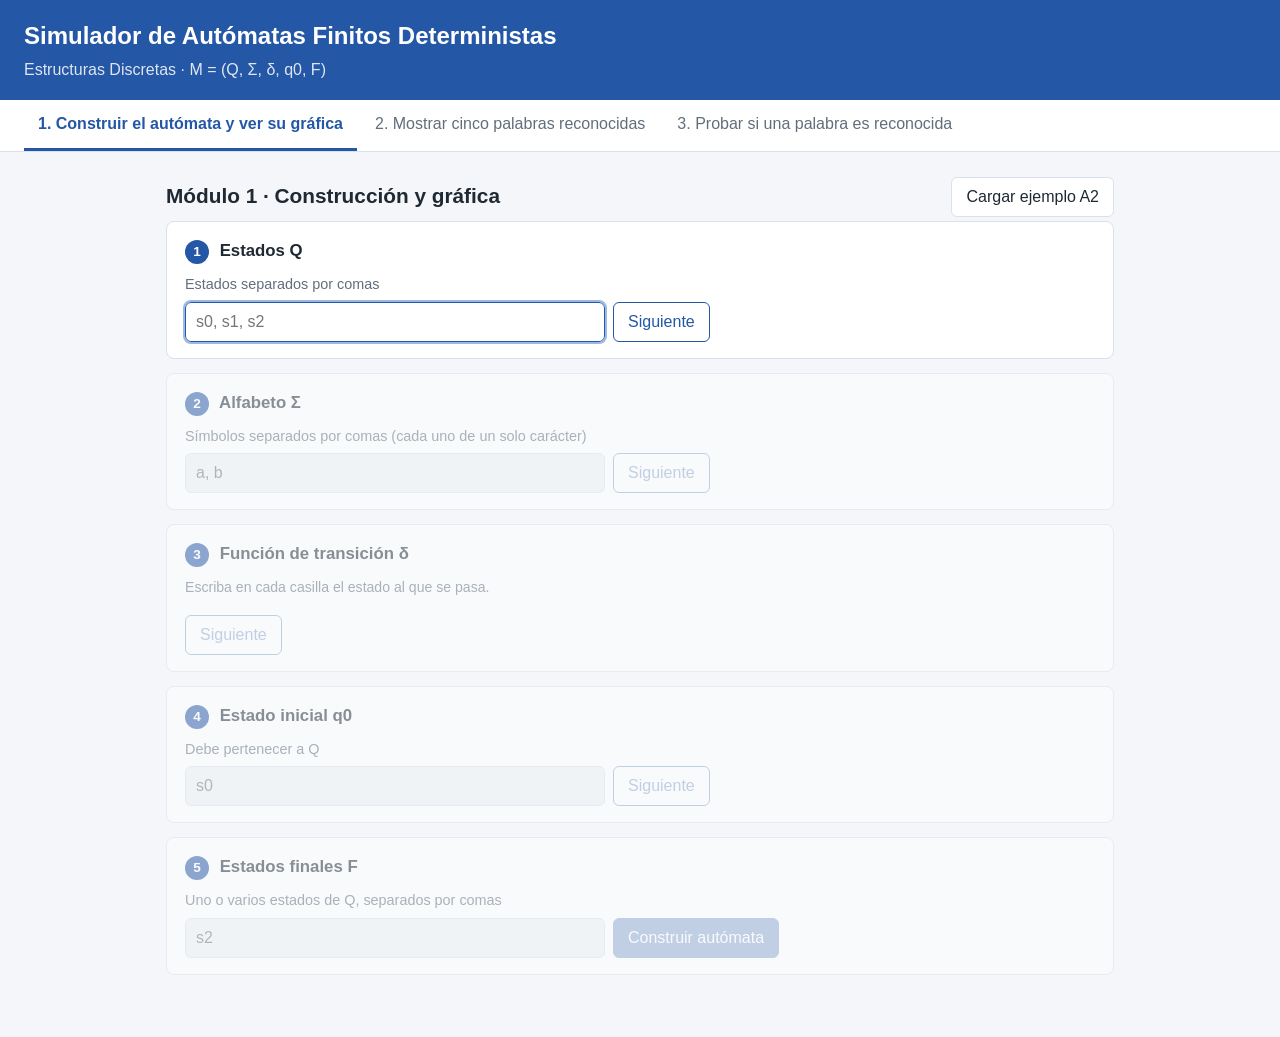
<file: index.html>
<!DOCTYPE html>
<html lang="es">
<head>
  <meta charset="UTF-8">
  <meta name="viewport" content="width=device-width, initial-scale=1">
  <title>Simulador de Autómatas Finitos</title>
  <link rel="stylesheet" href="css/estilos.css">
</head>
<body>
  <header class="encabezado">
    <h1>Simulador de Autómatas Finitos Deterministas</h1>
    <p>Estructuras Discretas · M = (Q, Σ, δ, q0, F)</p>
  </header>

  <!-- Navegación: equivalente al menú principal -->
  <nav class="pestanas" role="tablist">
    <button type="button" class="pestana activa" data-modulo="modulo1">1. Construir el autómata y ver su gráfica</button>
    <button type="button" class="pestana" data-modulo="modulo2">2. Mostrar cinco palabras reconocidas</button>
    <button type="button" class="pestana" data-modulo="modulo3">3. Probar si una palabra es reconocida</button>
  </nav>

  <main>
    <!-- Aviso que se muestra en los módulos 2 y 3 si no hay autómata -->
    <div id="aviso-sin-automata" class="tarjeta aviso oculto">
      <p>Todavía no hay un autómata construido. Primero debe pasar por el <strong>Módulo 1</strong>.</p>
      <button type="button" id="btn-ir-modulo1" class="boton">Ir al Módulo 1</button>
    </div>

    <!-- ===================== MÓDULO 1 ===================== -->
    <section id="modulo1" class="modulo">
      <div class="barra-acciones">
        <h2>Módulo 1 · Construcción y gráfica</h2>
        <button type="button" id="btn-ejemplo-a2" class="boton secundario">Cargar ejemplo A2</button>
      </div>

      <!-- Paso 1: Q -->
      <div class="tarjeta paso" id="paso1">
        <h3><span class="num">1</span> Estados Q</h3>
        <label for="inp-estados">Estados separados por comas</label>
        <div class="fila">
          <input type="text" id="inp-estados" placeholder="s0, s1, s2" autocomplete="off">
          <button type="button" class="boton" id="btn-paso1">Siguiente</button>
        </div>
        <p class="mensaje" id="msg-estados"></p>
      </div>

      <!-- Paso 2: Σ -->
      <div class="tarjeta paso bloqueado" id="paso2">
        <h3><span class="num">2</span> Alfabeto Σ</h3>
        <label for="inp-alfabeto">Símbolos separados por comas (cada uno de un solo carácter)</label>
        <div class="fila">
          <input type="text" id="inp-alfabeto" placeholder="a, b" autocomplete="off" disabled>
          <button type="button" class="boton" id="btn-paso2" disabled>Siguiente</button>
        </div>
        <p class="mensaje" id="msg-alfabeto"></p>
      </div>

      <!-- Paso 3: δ -->
      <div class="tarjeta paso bloqueado" id="paso3">
        <h3><span class="num">3</span> Función de transición δ</h3>
        <p class="ayuda">Escriba en cada casilla el estado al que se pasa.</p>
        <div id="contenedor-delta" class="tabla-scroll"></div>
        <div class="fila">
          <button type="button" class="boton" id="btn-paso3" disabled>Siguiente</button>
        </div>
        <p class="mensaje" id="msg-delta"></p>
      </div>

      <!-- Paso 4: q0 -->
      <div class="tarjeta paso bloqueado" id="paso4">
        <h3><span class="num">4</span> Estado inicial q0</h3>
        <label for="inp-inicial">Debe pertenecer a Q</label>
        <div class="fila">
          <input type="text" id="inp-inicial" placeholder="s0" autocomplete="off" disabled>
          <button type="button" class="boton" id="btn-paso4" disabled>Siguiente</button>
        </div>
        <p class="mensaje" id="msg-inicial"></p>
      </div>

      <!-- Paso 5: F -->
      <div class="tarjeta paso bloqueado" id="paso5">
        <h3><span class="num">5</span> Estados finales F</h3>
        <label for="inp-finales">Uno o varios estados de Q, separados por comas</label>
        <div class="fila">
          <input type="text" id="inp-finales" placeholder="s2" autocomplete="off" disabled>
          <button type="button" class="boton principal" id="btn-construir" disabled>Construir autómata</button>
        </div>
        <p class="mensaje" id="msg-finales"></p>
      </div>

      <!-- Resultado -->
      <div class="tarjeta oculto" id="resultado-modulo1">
        <h3>Autómata construido</h3>
        <p class="tupla" id="texto-tupla"></p>
        <h4>Tabla de transiciones</h4>
        <div id="tabla-transiciones" class="tabla-scroll"></div>
        <p class="ayuda">→ estado inicial · * estado final</p>
        <h4>Gráfica</h4>
        <div id="grafica" class="grafica"></div>
      </div>
    </section>

    <!-- ===================== MÓDULO 2 ===================== -->
    <section id="modulo2" class="modulo oculto">
      <h2>Módulo 2 · Cinco palabras reconocidas</h2>
      <div class="tarjeta contenido-modulo">
        <p class="tupla" id="tupla-modulo2"></p>
        <p class="ayuda">Palabras reconocidas más cortas en orden canónico (por longitud y luego por el orden de Σ), buscando hasta longitud 10.</p>
        <ol id="lista-palabras" class="lista-palabras"></ol>
        <p class="mensaje" id="msg-modulo2"></p>
      </div>
    </section>

    <!-- ===================== MÓDULO 3 ===================== -->
    <section id="modulo3" class="modulo oculto">
      <h2>Módulo 3 · Probar palabras</h2>
      <div class="tarjeta contenido-modulo">
        <p class="tupla" id="tupla-modulo3"></p>
        <label for="inp-palabra">Escriba una palabra (vacío = palabra vacía ε)</label>
        <div class="fila">
          <input type="text" id="inp-palabra" autocomplete="off">
          <button type="button" class="boton principal" id="btn-probar">Probar</button>
        </div>
        <div id="resultado-prueba" class="resultado-prueba oculto"></div>
      </div>
      <div class="tarjeta contenido-modulo">
        <div class="barra-acciones">
          <h3>Historial</h3>
          <button type="button" class="boton secundario" id="btn-limpiar-historial">Limpiar historial</button>
        </div>
        <table class="tabla" id="tabla-historial">
          <thead><tr><th>#</th><th>Palabra</th><th>Recorrido</th><th>Resultado</th></tr></thead>
          <tbody></tbody>
        </table>
        <p class="ayuda" id="historial-vacio">Aún no se ha probado ninguna palabra.</p>
      </div>
    </section>
  </main>

  <!-- Scripts clásicos en orden (no módulos ES, para que funcione con file://) -->
  <script src="lib/jquery-3.7.1.min.js"></script>
  <script src="lib/viz-standalone.js"></script>
  <script src="js/automata.js"></script>
  <script src="js/grafica.js"></script>
  <script src="js/modulo1.js"></script>
  <script src="js/modulo2.js"></script>
  <script src="js/modulo3.js"></script>
  <script src="js/ui.js"></script>
</body>
</html>
</file>
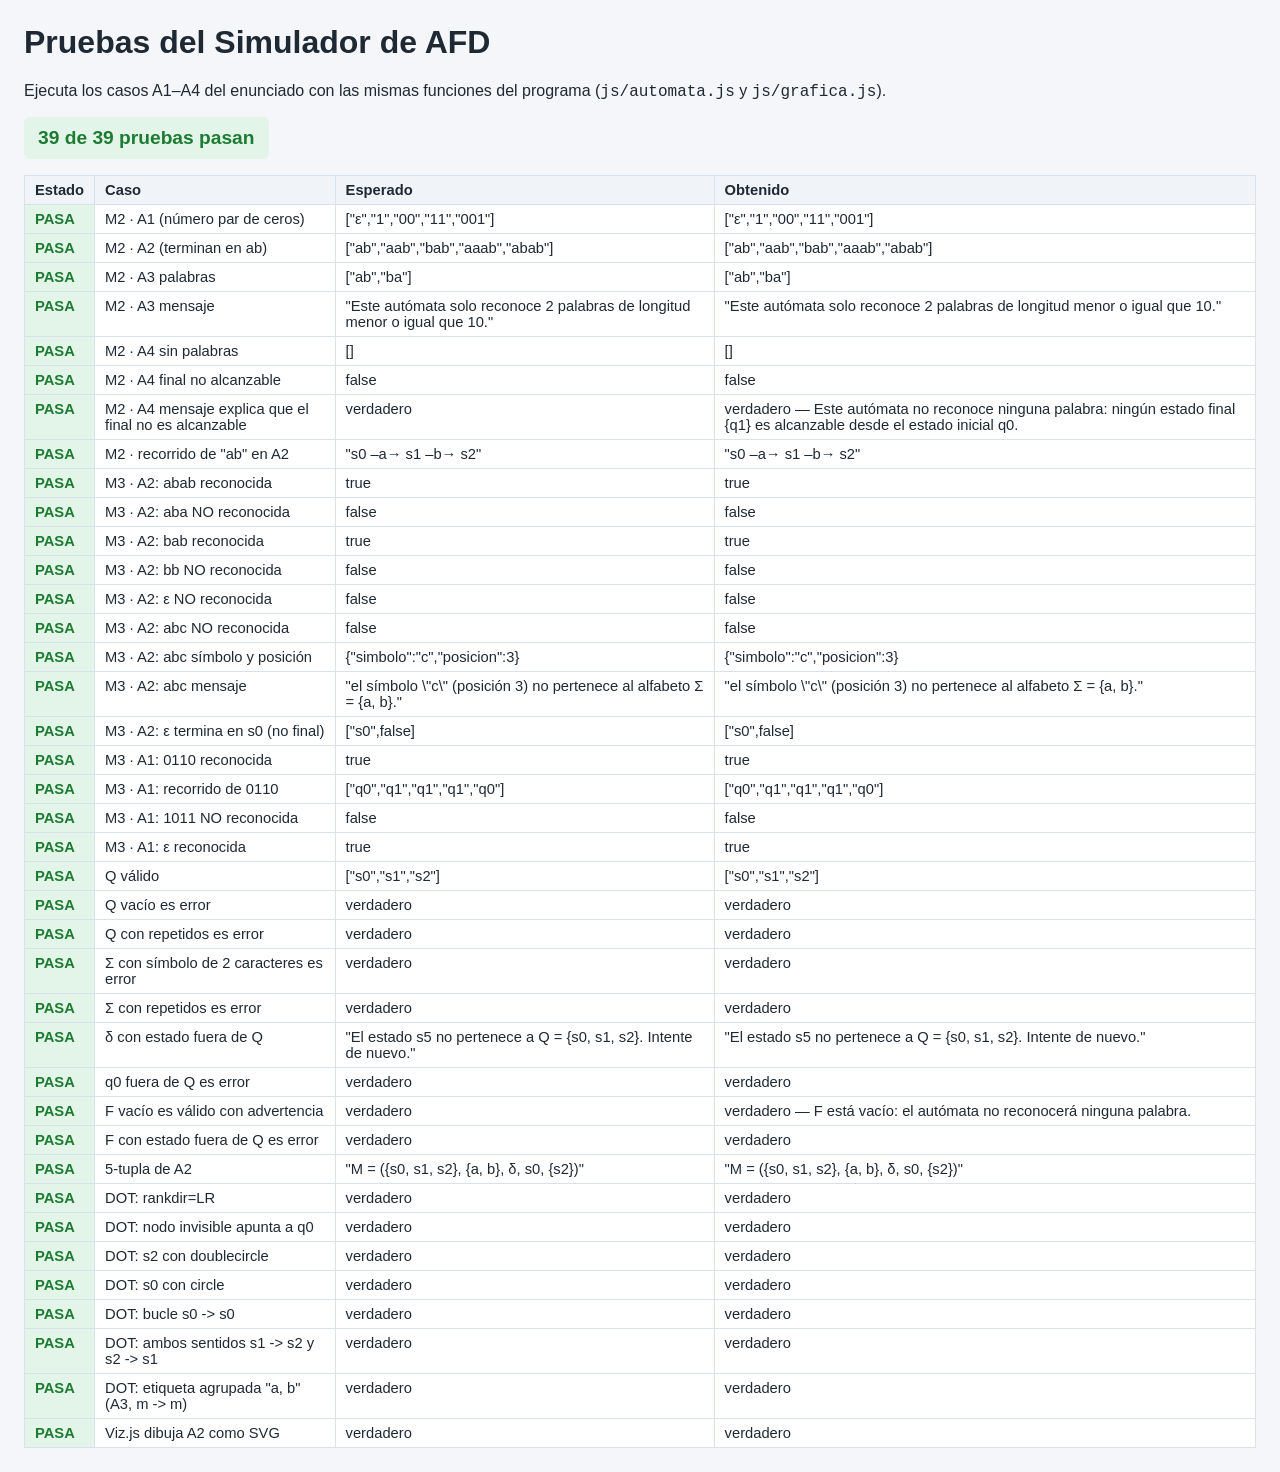
<file: pruebas.html>
<!DOCTYPE html>
<html lang="es">
<head>
  <meta charset="UTF-8">
  <meta name="viewport" content="width=device-width, initial-scale=1">
  <title>Pruebas del simulador</title>
  <style>
    body { font-family: "Segoe UI", Helvetica, Arial, sans-serif; margin: 24px; color: #1f2933; background: #f4f6f9; }
    h1 { margin-top: 0; }
    #resumen { font-size: 1.2rem; font-weight: 700; padding: 10px 14px; border-radius: 6px; display: inline-block; }
    .todo-bien { background: #e3f5e8; color: #1e7b34; }
    .hay-fallas { background: #fdecea; color: #b42318; }
    table { border-collapse: collapse; margin-top: 16px; background: #fff; width: 100%; }
    th, td { border: 1px solid #d9e2ec; padding: 6px 10px; text-align: left; vertical-align: top; font-size: .92rem; }
    th { background: #f0f4f8; }
    tr.pasa td.estado { background: #e3f5e8; color: #1e7b34; font-weight: 700; }
    tr.falla td.estado { background: #fdecea; color: #b42318; font-weight: 700; }
    tr.falla { background: #fff7f6; }
    code { font-family: Consolas, monospace; }
  </style>
</head>
<body>
  <h1>Pruebas del Simulador de AFD</h1>
  <p>Ejecuta los casos A1–A4 del enunciado con las mismas funciones del programa (<code>js/automata.js</code> y <code>js/grafica.js</code>).</p>
  <div id="resumen">Ejecutando…</div>
  <table>
    <thead><tr><th>Estado</th><th>Caso</th><th>Esperado</th><th>Obtenido</th></tr></thead>
    <tbody id="resultados"></tbody>
  </table>

  <script src="lib/viz-standalone.js"></script>
  <script src="js/automata.js"></script>
  <script src="js/grafica.js"></script>
  <script>
    /* --------------------------- Mini marco de pruebas --------------------------- */
    let pasan = 0, fallan = 0;

    /** Agrega una fila verde (pasa) o roja (falla). */
    function registrar(nombre, esperado, obtenido, ok) {
      ok ? pasan++ : fallan++;
      const tr = document.createElement('tr');
      tr.className = ok ? 'pasa' : 'falla';
      [ok ? 'PASA' : 'FALLA', nombre, esperado, obtenido].forEach(function (t, i) {
        const td = document.createElement('td');
        if (i === 0) td.className = 'estado';
        td.textContent = t;
        tr.appendChild(td);
      });
      document.getElementById('resultados').appendChild(tr);
      actualizarResumen();
    }

    function igual(nombre, esperado, obtenido) {
      const e = JSON.stringify(esperado), o = JSON.stringify(obtenido);
      registrar(nombre, e, o, e === o);
    }

    function verdadero(nombre, condicion, detalle) {
      registrar(nombre, 'verdadero', (condicion ? 'verdadero' : 'falso') + (detalle ? ' — ' + detalle : ''), !!condicion);
    }

    function actualizarResumen() {
      const r = document.getElementById('resumen');
      r.textContent = pasan + ' de ' + (pasan + fallan) + ' pruebas pasan';
      r.className = fallan === 0 ? 'todo-bien' : 'hay-fallas';
    }

    /** Ejecuta una prueba atrapando errores para que una falla no detenga las demás. */
    function caso(nombre, fn) {
      try { fn(); } catch (e) { registrar(nombre, 'sin errores', 'Excepción: ' + e.message, false); }
    }

    /* ------------------------------ Autómatas ------------------------------ */
    const A1 = new AFD(['q0', 'q1'], ['0', '1'],
      { q0: { '0': 'q1', '1': 'q0' }, q1: { '0': 'q0', '1': 'q1' } }, 'q0', ['q0']);

    const A2 = new AFD(['s0', 's1', 's2'], ['a', 'b'], EJEMPLO_A2.delta, 's0', ['s2']);

    const A3 = new AFD(['p0', 'p1', 'p2', 'p3', 'm'], ['a', 'b'], {
      p0: { a: 'p1', b: 'p2' },
      p1: { a: 'm', b: 'p3' },
      p2: { a: 'p3', b: 'm' },
      p3: { a: 'm', b: 'm' },
      m: { a: 'm', b: 'm' }
    }, 'p0', ['p3']);

    const A4 = new AFD(['q0', 'q1'], ['a'], { q0: { a: 'q0' }, q1: { a: 'q1' } }, 'q0', ['q1']);

    const palabras = function (afd) {
      return afd.palabrasReconocidas(5, 10).palabras.map(function (p) { return mostrarPalabra(p.palabra); });
    };

    /* ------------------------------ Módulo 2 ------------------------------ */
    caso('M2 · A1 (número par de ceros)', function () {
      igual('M2 · A1 (número par de ceros)', ['ε', '1', '00', '11', '001'], palabras(A1));
    });
    caso('M2 · A2 (terminan en ab)', function () {
      igual('M2 · A2 (terminan en ab)', ['ab', 'aab', 'bab', 'aaab', 'abab'], palabras(A2));
    });
    caso('M2 · A3 (solo ab y ba)', function () {
      const r = A3.palabrasReconocidas(5, 10);
      igual('M2 · A3 palabras', ['ab', 'ba'], r.palabras.map(function (p) { return p.palabra; }));
      igual('M2 · A3 mensaje', 'Este autómata solo reconoce 2 palabras de longitud menor o igual que 10.', r.mensaje);
    });
    caso('M2 · A4 (ninguna)', function () {
      const r = A4.palabrasReconocidas(5, 10);
      igual('M2 · A4 sin palabras', [], r.palabras);
      igual('M2 · A4 final no alcanzable', false, r.finalAlcanzable);
      verdadero('M2 · A4 mensaje explica que el final no es alcanzable',
        /ningún estado final .* es alcanzable/.test(r.mensaje), r.mensaje);
    });
    caso('M2 · recorrido junto a cada palabra (A2)', function () {
      igual('M2 · recorrido de "ab" en A2', 's0 –a→ s1 –b→ s2', A2.palabrasReconocidas(5, 10).palabras[0].texto);
    });

    /* ------------------------------ Módulo 3 ------------------------------ */
    function prueba3(afd, nombreAfd, palabra, esperado) {
      caso('M3 · ' + nombreAfd + ' ' + mostrarPalabra(palabra), function () {
        igual('M3 · ' + nombreAfd + ': ' + mostrarPalabra(palabra) + (esperado ? ' reconocida' : ' NO reconocida'),
          esperado, afd.recorrer(palabra).aceptada);
      });
    }
    prueba3(A2, 'A2', 'abab', true);
    prueba3(A2, 'A2', 'aba', false);
    prueba3(A2, 'A2', 'bab', true);
    prueba3(A2, 'A2', 'bb', false);
    prueba3(A2, 'A2', '', false);
    caso('M3 · A2 abc', function () {
      const r = A2.recorrer('abc');
      igual('M3 · A2: abc NO reconocida', false, r.aceptada);
      igual('M3 · A2: abc símbolo y posición', { simbolo: 'c', posicion: 3 }, { simbolo: r.error.simbolo, posicion: r.error.posicion });
      igual('M3 · A2: abc mensaje',
        'el símbolo "c" (posición 3) no pertenece al alfabeto Σ = {a, b}.', r.error.mensaje);
    });
    caso('M3 · A2 ε se queda en s0', function () {
      const r = A2.recorrer('');
      igual('M3 · A2: ε termina en s0 (no final)', ['s0', false], [r.estadoFinal, r.esFinal]);
    });
    prueba3(A1, 'A1', '0110', true);
    caso('M3 · A1 0110 recorrido', function () {
      igual('M3 · A1: recorrido de 0110', ['q0', 'q1', 'q1', 'q1', 'q0'], A1.recorrer('0110').camino);
    });
    prueba3(A1, 'A1', '1011', false);
    prueba3(A1, 'A1', '', true);

    /* ------------------------------ Validaciones ------------------------------ */
    caso('Validaciones', function () {
      igual('Q válido', ['s0', 's1', 's2'], validarEstados(' s0, s1 ,s2 ').valor);
      verdadero('Q vacío es error', !validarEstados('  ').ok);
      verdadero('Q con repetidos es error', !validarEstados('s0, s1, s0').ok);
      verdadero('Σ con símbolo de 2 caracteres es error', !validarAlfabeto('a, bc').ok);
      verdadero('Σ con repetidos es error', !validarAlfabeto('a, b, a').ok);
      igual('δ con estado fuera de Q',
        'El estado s5 no pertenece a Q = {s0, s1, s2}. Intente de nuevo.',
        validarDestino('s5', ['s0', 's1', 's2']).error);
      verdadero('q0 fuera de Q es error', !validarInicial('x', ['s0']).ok);
      const f = validarFinales('', ['s0']);
      verdadero('F vacío es válido con advertencia', f.ok && !!f.advertencia, f.advertencia);
      verdadero('F con estado fuera de Q es error', !validarFinales('s9', ['s0']).ok);
    });
    caso('Tupla', function () {
      igual('5-tupla de A2', 'M = ({s0, s1, s2}, {a, b}, δ, s0, {s2})', A2.tupla());
    });

    /* ------------------------------ Gráfica (DOT) ------------------------------ */
    caso('DOT', function () {
      const dot2 = generarDOT(A2);
      verdadero('DOT: rankdir=LR', dot2.indexOf('rankdir=LR') !== -1);
      verdadero('DOT: nodo invisible apunta a q0', dot2.indexOf('__inicio__ -> "s0"') !== -1);
      verdadero('DOT: s2 con doublecircle', dot2.indexOf('"s2" [shape=doublecircle]') !== -1);
      verdadero('DOT: s0 con circle', dot2.indexOf('"s0" [shape=circle]') !== -1);
      verdadero('DOT: bucle s0 -> s0', dot2.indexOf('"s0" -> "s0" [label="b"]') !== -1);
      verdadero('DOT: ambos sentidos s1 -> s2 y s2 -> s1',
        dot2.indexOf('"s1" -> "s2" [label="b"]') !== -1 && dot2.indexOf('"s2" -> "s1" [label="a"]') !== -1);
      verdadero('DOT: etiqueta agrupada "a, b" (A3, m -> m)',
        generarDOT(A3).indexOf('"m" -> "m" [label="a, b"]') !== -1);
    });

    /* ------------------------------ Viz.js (asíncrona) ------------------------------ */
    if (typeof Viz === 'undefined') {
      registrar('Viz.js cargado desde lib/', 'Viz definido', 'Viz no está definido', false);
    } else {
      Viz.instance().then(function (viz) {
        const svg = viz.renderSVGElement(generarDOT(A2));
        verdadero('Viz.js dibuja A2 como SVG', svg && svg.tagName.toLowerCase() === 'svg');
      }).catch(function (e) {
        registrar('Viz.js dibuja A2 como SVG', 'SVG', 'Error: ' + e.message, false);
      }).then(function () { document.body.setAttribute('data-terminado', 'si'); });
    }
  </script>
</body>
</html>
</file>
<file: css/estilos.css>
/* estilos.css — Diseño limpio y simple para el simulador de AFD */

:root {
  --fondo: #f4f6f9;
  --tarjeta: #ffffff;
  --texto: #1f2933;
  --suave: #616e7c;
  --borde: #d9e2ec;
  --primario: #2457a6;
  --primario-oscuro: #1b4280;
  --exito: #1e7b34;
  --exito-fondo: #e3f5e8;
  --error: #b42318;
  --error-fondo: #fdecea;
  --advertencia: #8a5a00;
  --advertencia-fondo: #fff4d6;
}

* { box-sizing: border-box; }

body {
  margin: 0;
  font-family: "Segoe UI", Helvetica, Arial, sans-serif;
  background: var(--fondo);
  color: var(--texto);
  line-height: 1.5;
}

.encabezado {
  background: var(--primario);
  color: #fff;
  padding: 18px 24px;
}
.encabezado h1 { margin: 0; font-size: 1.5rem; }
.encabezado p { margin: 4px 0 0; opacity: .85; }

/* ---------- Pestañas ---------- */
.pestanas {
  display: flex;
  flex-wrap: wrap;
  gap: 4px;
  padding: 0 24px;
  background: #fff;
  border-bottom: 1px solid var(--borde);
}
.pestana {
  border: none;
  background: none;
  padding: 12px 14px;
  font: inherit;
  color: var(--suave);
  cursor: pointer;
  border-bottom: 3px solid transparent;
}
.pestana:hover { color: var(--texto); }
.pestana.activa { color: var(--primario); border-bottom-color: var(--primario); font-weight: 600; }

main { max-width: 980px; margin: 0 auto; padding: 20px 16px 48px; }

h2 { margin: 8px 0 16px; font-size: 1.3rem; }
h3 { margin: 0 0 10px; font-size: 1.05rem; }
h4 { margin: 18px 0 8px; font-size: .95rem; color: var(--suave); }

.oculto { display: none !important; }

/* ---------- Tarjetas y pasos ---------- */
.tarjeta {
  background: var(--tarjeta);
  border: 1px solid var(--borde);
  border-radius: 8px;
  padding: 16px 18px;
  margin-bottom: 14px;
}
.paso.bloqueado { opacity: .5; }
.paso.valido { border-left: 4px solid var(--exito); }
.num {
  display: inline-block;
  width: 24px; height: 24px;
  border-radius: 50%;
  background: var(--primario);
  color: #fff;
  text-align: center;
  font-size: .85rem;
  line-height: 24px;
  margin-right: 6px;
}

.barra-acciones { display: flex; justify-content: space-between; align-items: center; gap: 10px; flex-wrap: wrap; }
.barra-acciones h2, .barra-acciones h3 { margin-bottom: 10px; }

label { display: block; font-size: .9rem; color: var(--suave); margin-bottom: 4px; }
.ayuda { font-size: .88rem; color: var(--suave); margin: 4px 0 10px; }

.fila { display: flex; gap: 8px; align-items: center; flex-wrap: wrap; margin-top: 6px; }

input[type="text"] {
  font: inherit;
  padding: 7px 10px;
  border: 1px solid var(--borde);
  border-radius: 6px;
  min-width: 220px;
  flex: 1 1 220px;
  max-width: 420px;
}
input[type="text"]:focus { outline: 2px solid #9db8e3; border-color: var(--primario); }
input.invalido { border-color: var(--error); background: var(--error-fondo); }
input:disabled { background: #eef1f4; }

.boton {
  font: inherit;
  padding: 7px 14px;
  border-radius: 6px;
  border: 1px solid var(--primario);
  background: #fff;
  color: var(--primario);
  cursor: pointer;
}
.boton:hover:not(:disabled) { background: #edf2fa; }
.boton.principal { background: var(--primario); color: #fff; }
.boton.principal:hover:not(:disabled) { background: var(--primario-oscuro); }
.boton.secundario { border-color: var(--borde); color: var(--texto); }
.boton:disabled { opacity: .5; cursor: not-allowed; }

/* ---------- Mensajes ---------- */
.mensaje { margin: 6px 0 0; font-size: .9rem; min-height: 0; }
.mensaje:empty { display: none; }
.mensaje.error { color: var(--error); }
.mensaje.advertencia { color: var(--advertencia); background: var(--advertencia-fondo); padding: 6px 10px; border-radius: 6px; }
.mensaje.ok { color: var(--exito); }

.aviso { background: var(--advertencia-fondo); border-color: #f0d48a; }

/* ---------- Tablas ---------- */
.tabla-scroll { overflow-x: auto; }
.tabla { border-collapse: collapse; margin: 4px 0; min-width: 240px; }
.tabla th, .tabla td { border: 1px solid var(--borde); padding: 6px 10px; text-align: left; vertical-align: top; }
.tabla th { background: #f0f4f8; font-weight: 600; }
.tabla-delta td { min-width: 170px; }
.tabla-delta input[type="text"] { min-width: 80px; width: 100%; flex: none; }
.tabla-delta .etiqueta-delta { display: block; font-size: .85rem; color: var(--suave); margin-bottom: 2px; }
.tabla-delta .mensaje { max-width: 260px; }
.tabla-transiciones td, .tabla-transiciones th { text-align: center; min-width: 60px; }

.tupla { font-family: Consolas, "Courier New", monospace; font-size: 1.05rem; background: #f0f4f8; padding: 8px 12px; border-radius: 6px; overflow-x: auto; }

/* ---------- Gráfica ---------- */
.grafica { overflow-x: auto; text-align: center; padding: 8px 0; }
.grafica svg { max-width: 100%; height: auto; }
.codigo-dot { text-align: left; background: #1f2933; color: #e4e7eb; padding: 12px; border-radius: 6px; overflow-x: auto; font-size: .85rem; }
.cargando { color: var(--suave); }

/* ---------- Módulo 2 ---------- */
.lista-palabras { padding-left: 24px; }
.lista-palabras li { margin-bottom: 6px; }
.lista-palabras .palabra { font-weight: 600; font-family: Consolas, monospace; display: inline-block; min-width: 60px; }
.camino { font-family: Consolas, "Courier New", monospace; color: var(--suave); }

/* ---------- Módulo 3 ---------- */
.resultado-prueba { margin-top: 14px; }
.resultado-prueba p { margin: 4px 0; }
.veredicto { font-size: 1.15rem; font-weight: 700; padding: 8px 12px; border-radius: 6px; display: inline-block; margin-top: 6px; }
.veredicto.si { color: var(--exito); background: var(--exito-fondo); }
.veredicto.no { color: var(--error); background: var(--error-fondo); }
.si-texto { color: var(--exito); font-weight: 600; }
.no-texto { color: var(--error); font-weight: 600; }

@media (max-width: 600px) {
  .pestanas { padding: 0 8px; }
  .pestana { padding: 10px 8px; font-size: .9rem; }
  input[type="text"] { min-width: 0; }
}
</file>
